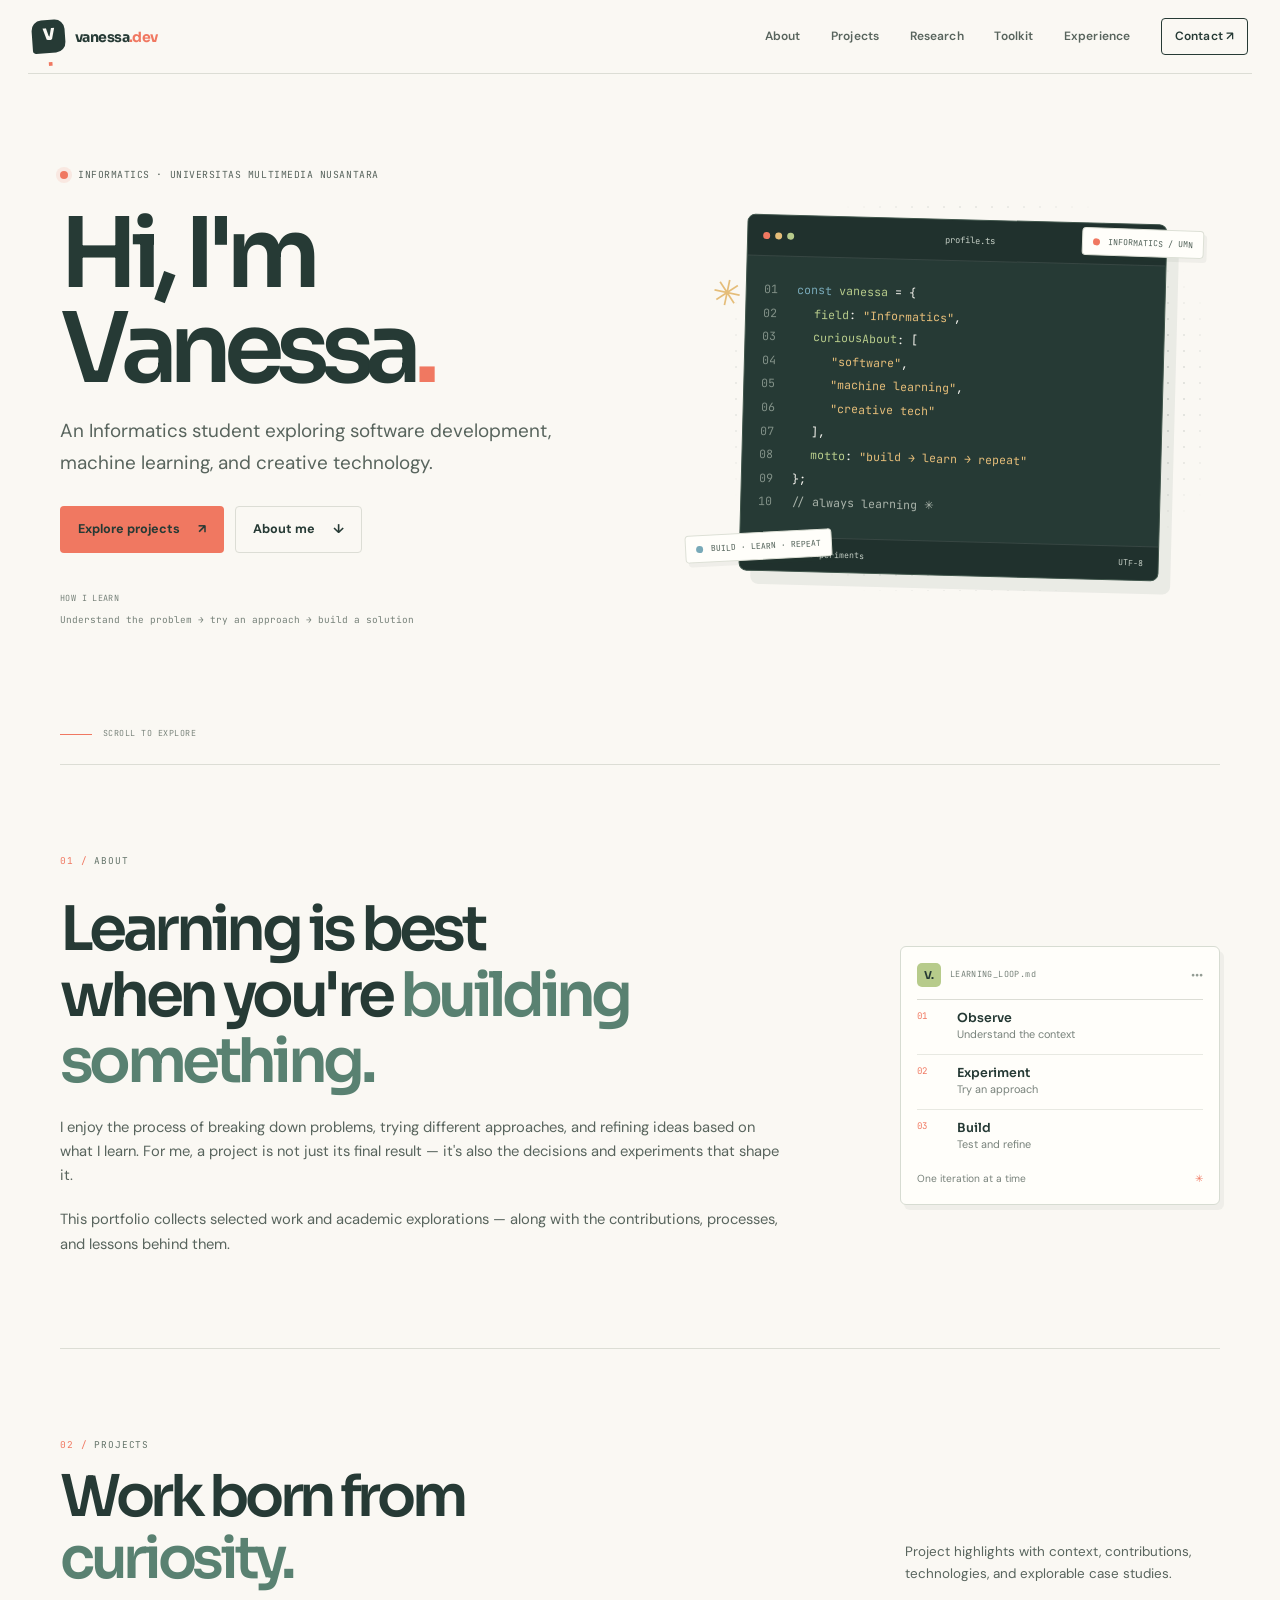
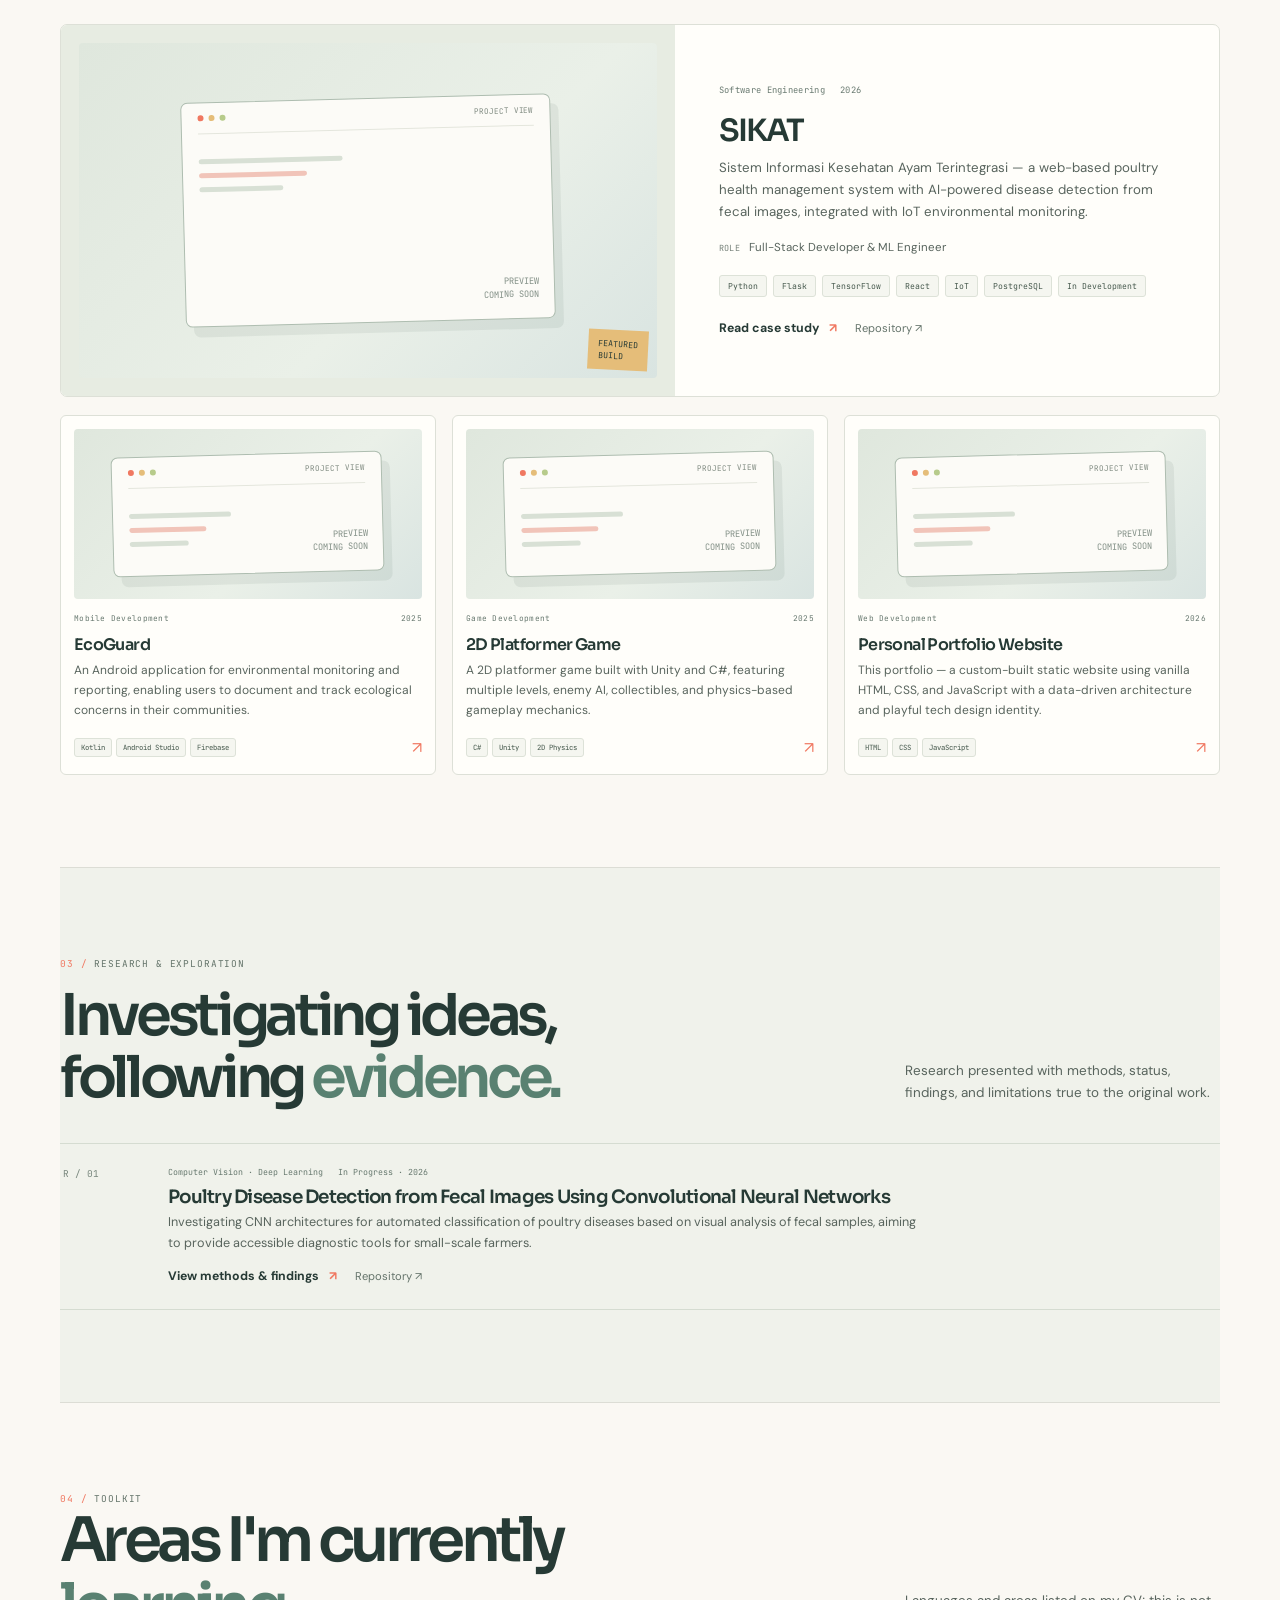
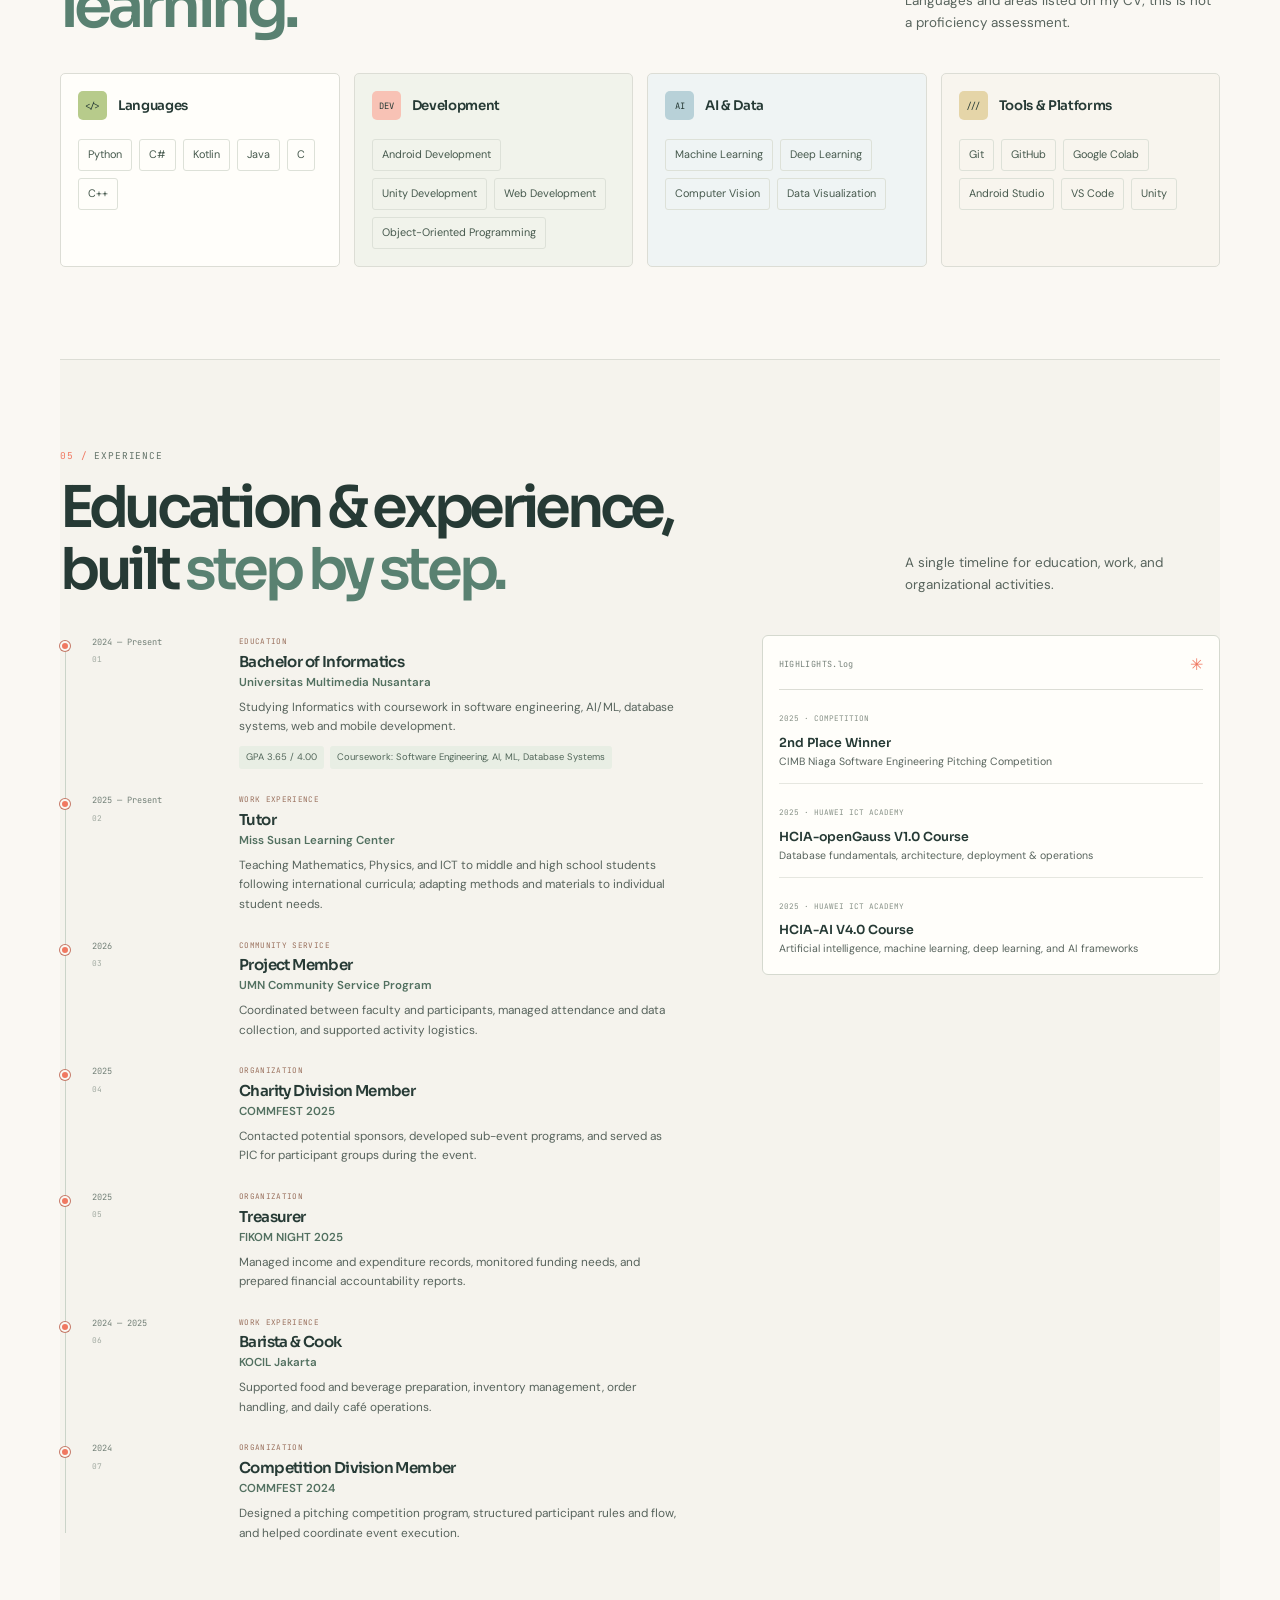
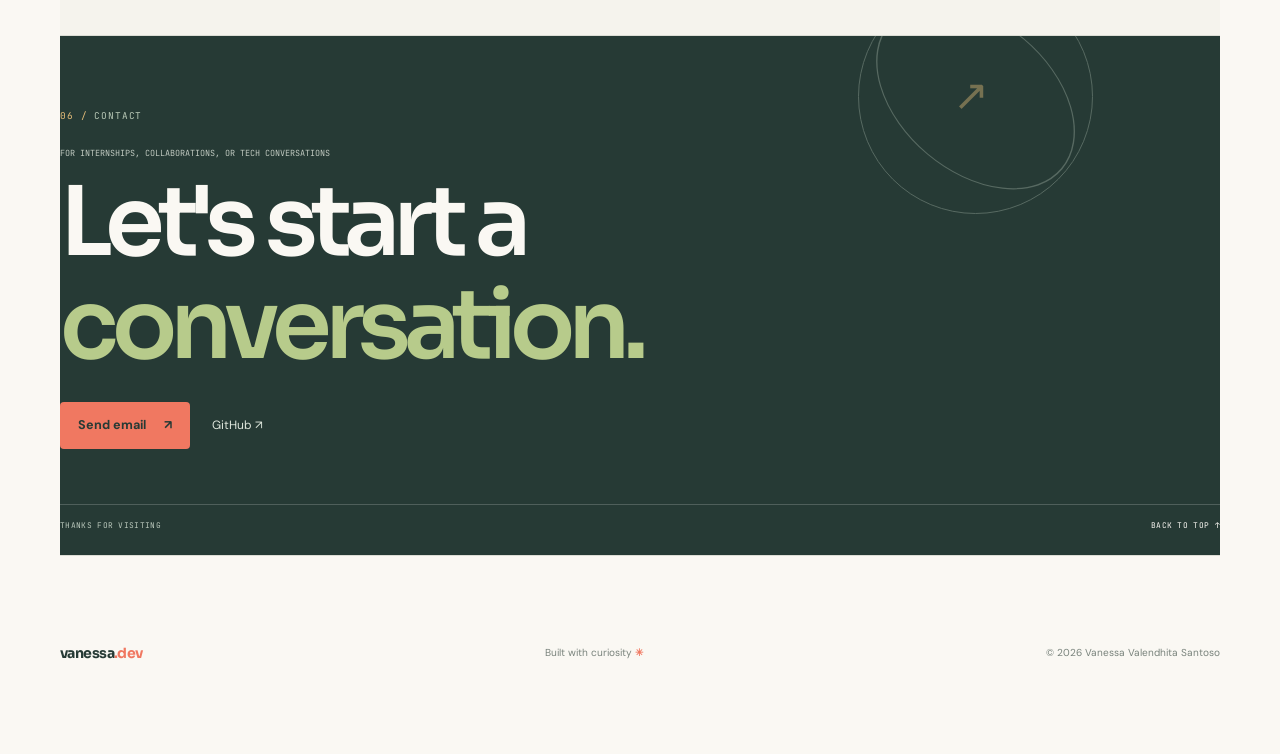
<file: index.html>
<!doctype html>
<html lang="en">
<head>
  <meta charset="utf-8">
  <meta name="viewport" content="width=device-width, initial-scale=1">
  <meta name="description" content="Vanessa Valendhita Santoso — Informatics student exploring software development, machine learning, and creative technology.">
  <meta name="theme-color" content="#FAF8F3">
  <title>Vanessa Valendhita Santoso — Portfolio</title>
  <link rel="preconnect" href="https://fonts.googleapis.com">
  <link rel="preconnect" href="https://fonts.gstatic.com" crossorigin>
  <link href="https://fonts.googleapis.com/css2?family=DM+Sans:ital,wght@0,400;0,500;0,600;0,700;1,400&family=JetBrains+Mono:wght@400;500;600&family=Sora:wght@400;500;600;700;800&display=swap" rel="stylesheet">
  <link rel="stylesheet" href="css/style.css">
  <script src="js/content.js" defer></script>
  <script src="js/main.js" defer></script>
</head>
<body>
  <a class="skip-link" href="#main">Skip to content</a>

  <!-- ═══════════════ HEADER ═══════════════ -->
  <header class="site-header">
    <a class="brand" href="#top" aria-label="Vanessa, back to top">
      <span class="brand-mark" aria-hidden="true">v<span>.</span></span>
      <span class="brand-name">vanessa<span>.dev</span></span>
    </a>
    <button class="menu-toggle" type="button" aria-expanded="false" aria-controls="site-nav" aria-label="Open navigation">
      <span></span><span></span>
    </button>
    <nav class="site-nav" id="site-nav" aria-label="Main navigation">
      <a href="#about">About</a>
      <a href="#projects">Projects</a>
      <a href="#research">Research</a>
      <a href="#toolkit">Toolkit</a>
      <a href="#journey">Experience</a>
      <a class="nav-contact" href="#contact">Contact <span aria-hidden="true">↗</span></a>
    </nav>
  </header>

  <main id="main">

    <!-- ═══════════════ HERO ═══════════════ -->
    <section class="hero page-wrap" id="top">
      <div class="hero-copy">
        <p class="eyebrow"><span class="status-dot" aria-hidden="true"></span> INFORMATICS · UNIVERSITAS MULTIMEDIA NUSANTARA</p>
        <h1>Hi, I'm<br><span>Vanessa<span class="coral-dot">.</span></span></h1>
        <p class="hero-lede">An Informatics student exploring software development, machine learning, and creative technology.</p>
        <div class="hero-actions">
          <a class="button button-primary" href="#projects">Explore projects <span class="arrow" aria-hidden="true">↗</span></a>
          <a class="button button-quiet" href="#about">About me <span class="arrow" aria-hidden="true">↓</span></a>
        </div>
        <p class="hero-caption"><span class="mono-label">HOW I LEARN</span> Understand the problem → try an approach → build a solution</p>
      </div>
      <div class="hero-visual" role="img" aria-label="Code window illustration representing developer profile">
        <div class="pixel-field" aria-hidden="true"></div>
        <div class="code-window">
          <div class="window-bar">
            <div class="window-dots" aria-hidden="true"><i></i><i></i><i></i></div>
            <span>profile.ts</span>
            <span class="window-lock" aria-hidden="true">⌘</span>
          </div>
          <div class="code-body" aria-hidden="true">
            <div><span class="line-no">01</span><span class="code-key">const</span> <span class="code-name">vanessa</span> = {</div>
            <div><span class="line-no">02</span><span class="indent"><span class="code-property">field</span>: <span class="code-string">"Informatics"</span>,</span></div>
            <div><span class="line-no">03</span><span class="indent"><span class="code-property">curiousAbout</span>: [</span></div>
            <div><span class="line-no">04</span><span class="indent-2"><span class="code-string">"software"</span>,</span></div>
            <div><span class="line-no">05</span><span class="indent-2"><span class="code-string">"machine learning"</span>,</span></div>
            <div><span class="line-no">06</span><span class="indent-2"><span class="code-string">"creative tech"</span></span></div>
            <div><span class="line-no">07</span><span class="indent">],</span></div>
            <div><span class="line-no">08</span><span class="indent"><span class="code-property">motto</span>: <span class="code-string">"build → learn → repeat"</span></span></div>
            <div><span class="line-no">09</span>};</div>
            <div><span class="line-no">10</span><span class="code-comment">// always learning ✳</span></div>
          </div>
          <div class="window-footer"><span><i class="footer-dot"></i> ideas → experiments</span><span>UTF-8</span></div>
        </div>
        <span class="float-chip chip-top"><i></i> INFORMATICS / UMN</span>
        <span class="float-chip chip-side"><i></i> BUILD · LEARN · REPEAT</span>
        <span class="visual-spark" aria-hidden="true">✳</span>
      </div>
      <a class="scroll-cue" href="#about"><span></span> SCROLL TO EXPLORE</a>
    </section>

    <!-- ═══════════════ ABOUT ═══════════════ -->
    <section class="about section-wrap" id="about">
      <div class="section-kicker"><span class="mono-index">01 /</span> ABOUT</div>
      <div class="about-layout">
        <div class="about-main reveal">
          <h2>Learning is best<br>when you're <em>building something.</em></h2>
          <p>I enjoy the process of breaking down problems, trying different approaches, and refining ideas based on what I learn. For me, a project is not just its final result — it's also the decisions and experiments that shape it.</p>
          <p>This portfolio collects selected work and academic explorations — along with the contributions, processes, and lessons behind them.</p>
        </div>
        <aside class="learning-note reveal">
          <div class="note-top"><span class="note-icon">V.</span><span class="mono-label">LEARNING_LOOP.md</span><span class="note-more">•••</span></div>
          <ol class="learning-steps">
            <li><span>01</span><strong>Observe</strong><small>Understand the context</small></li>
            <li><span>02</span><strong>Experiment</strong><small>Try an approach</small></li>
            <li><span>03</span><strong>Build</strong><small>Test and refine</small></li>
          </ol>
          <p class="note-foot">One iteration at a time <span>✳</span></p>
        </aside>
      </div>
    </section>

    <!-- ═══════════════ PROJECTS ═══════════════ -->
    <section class="projects section-wrap" id="projects">
      <div class="section-heading reveal">
        <div>
          <div class="section-kicker"><span class="mono-index">02 /</span> PROJECTS</div>
          <h2>Work born from<br><em>curiosity.</em></h2>
        </div>
        <p class="section-aside">Project highlights with context, contributions, technologies, and explorable case studies.</p>
      </div>
      <div class="project-showcase">
        <div class="empty-state" id="project-empty">
          <span class="empty-mark" aria-hidden="true">{ }</span>
          <div><h3>Project curation in progress</h3><p>Selected project details will appear here once information and supporting materials are added.</p></div>
        </div>
        <div id="featured-project"></div>
        <div class="project-grid" id="project-grid"></div>
        <div class="project-archive" id="project-archive" hidden>
          <div class="archive-heading">
            <span class="mono-label">ARCHIVE / SMALLER BUILDS</span>
            <span class="archive-count" id="archive-count"></span>
          </div>
          <div id="archive-list"></div>
        </div>
      </div>
    </section>

    <!-- ═══════════════ RESEARCH ═══════════════ -->
    <section class="research section-wrap" id="research">
      <div class="section-heading reveal">
        <div>
          <div class="section-kicker"><span class="mono-index">03 /</span> RESEARCH & EXPLORATION</div>
          <h2>Investigating ideas,<br>following <em>evidence.</em></h2>
        </div>
        <p class="section-aside">Research presented with methods, status, findings, and limitations true to the original work.</p>
      </div>
      <div class="research-list" id="research-list">
        <div class="research-empty">
          <span class="research-index">R / 00</span>
          <div><h3>Space for academic exploration</h3><p>Research summaries and papers will be added once details and documents are ready to share.</p></div>
          <span class="research-mark" aria-hidden="true">∿</span>
        </div>
      </div>
    </section>

    <!-- ═══════════════ TOOLKIT ═══════════════ -->
    <section class="toolkit section-wrap" id="toolkit">
      <div class="toolkit-head reveal">
        <div>
          <div class="section-kicker"><span class="mono-index">04 /</span> TOOLKIT</div>
          <h2>Areas I'm currently<br><em>learning.</em></h2>
        </div>
        <p class="section-aside">Languages and areas listed on my CV; this is not a proficiency assessment.</p>
      </div>
      <div class="toolkit-grid" id="toolkit-grid"></div>
    </section>

    <!-- ═══════════════ JOURNEY ═══════════════ -->
    <section class="journey section-wrap" id="journey">
      <div class="section-heading reveal">
        <div>
          <div class="section-kicker"><span class="mono-index">05 /</span> EXPERIENCE</div>
          <h2>Education & experience,<br>built <em>step by step.</em></h2>
        </div>
        <p class="section-aside">A single timeline for education, work, and organizational activities.</p>
      </div>
      <div class="journey-layout">
        <div class="timeline" id="journey-list"></div>
        <aside class="highlights reveal">
          <div class="highlight-heading"><span class="mono-label">HIGHLIGHTS.log</span><span class="highlight-spark">✳</span></div>
          <div id="highlights-list"></div>
        </aside>
      </div>
    </section>

    <!-- ═══════════════ CONTACT ═══════════════ -->
    <section class="contact section-wrap" id="contact">
      <div class="contact-orbit" aria-hidden="true"><span></span><span></span><i>↗</i></div>
      <div class="contact-copy reveal">
        <div class="section-kicker"><span class="mono-index">06 /</span> CONTACT</div>
        <p class="contact-eyebrow">FOR INTERNSHIPS, COLLABORATIONS, OR TECH CONVERSATIONS</p>
        <h2>Let's start a<br><em>conversation.</em></h2>
        <div id="contact-links" class="contact-links"></div>
      </div>
      <div class="contact-bottom"><span>THANKS FOR VISITING</span><a href="#top">BACK TO TOP ↑</a></div>
    </section>

  </main>

  <footer class="site-footer section-wrap">
    <a class="footer-brand" href="#top">vanessa<span>.dev</span></a>
    <span>Built with curiosity <b>✳</b></span>
    <span>© <span id="current-year">2026</span> Vanessa Valendhita Santoso</span>
  </footer>
</body>
</html>
</file>
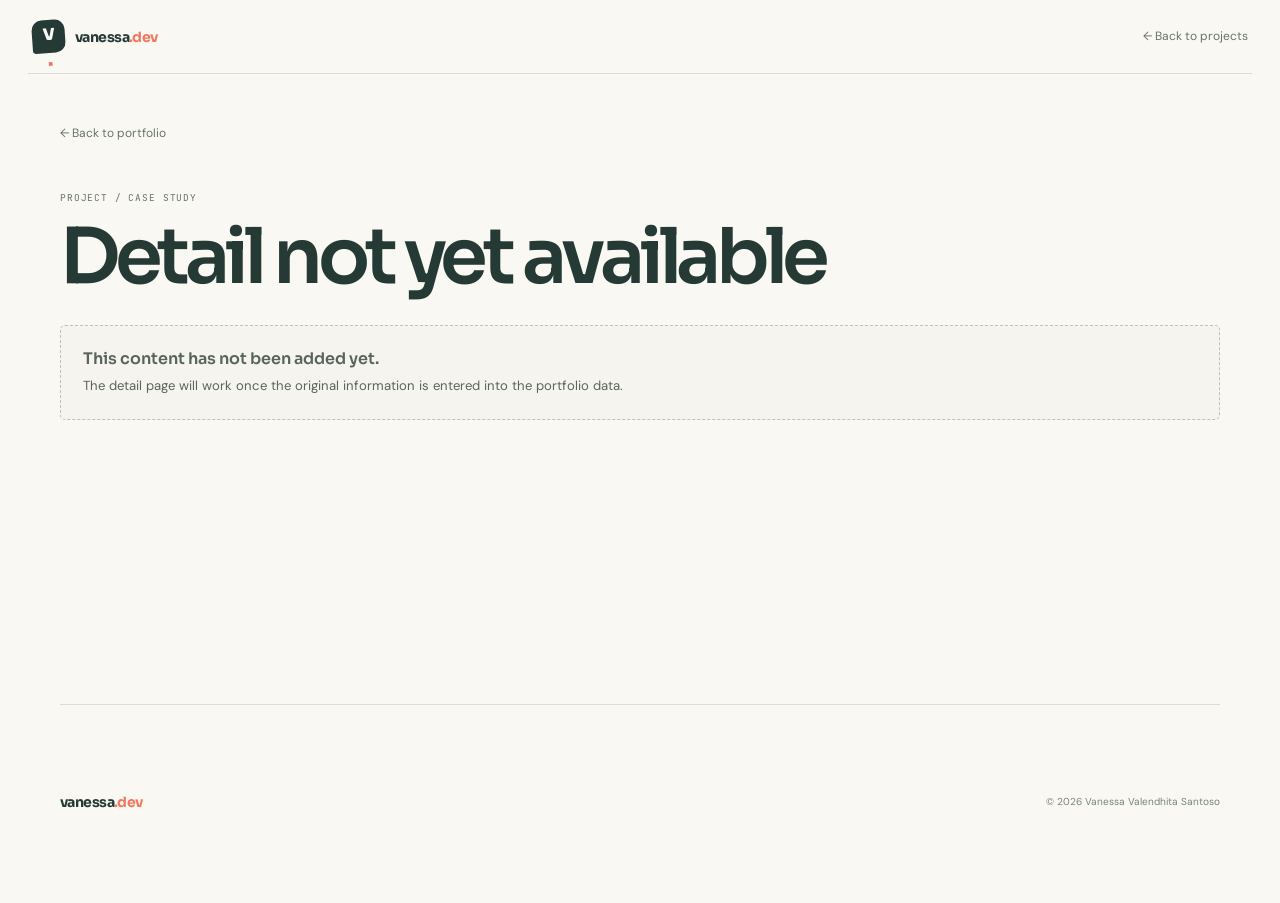
<file: projects/detail.html>
<!doctype html>
<html lang="en">
<head>
  <meta charset="utf-8">
  <meta name="viewport" content="width=device-width, initial-scale=1">
  <meta name="theme-color" content="#FAF8F3">
  <title>Project Case Study — Vanessa Valendhita Santoso</title>
  <link rel="preconnect" href="https://fonts.googleapis.com">
  <link rel="preconnect" href="https://fonts.gstatic.com" crossorigin>
  <link href="https://fonts.googleapis.com/css2?family=DM+Sans:ital,wght@0,400;0,500;0,600;0,700;1,400&family=JetBrains+Mono:wght@400;500;600&family=Sora:wght@400;500;600;700;800&display=swap" rel="stylesheet">
  <link rel="stylesheet" href="../css/style.css">
  <script src="../js/content.js" defer></script>
  <script src="../js/detail-page.js" defer></script>
</head>
<body class="detail-page-body">
  <a class="skip-link" href="#main">Skip to content</a>
  <header class="site-header">
    <a class="brand" href="../index.html" aria-label="Back to Vanessa's portfolio">
      <span class="brand-mark" aria-hidden="true">v<span>.</span></span>
      <span class="brand-name">vanessa<span>.dev</span></span>
    </a>
    <a class="detail-back" href="../index.html#projects">← Back to projects</a>
  </header>
  <main class="detail-page section-wrap" id="main" data-detail-type="project">
    <div id="detail-content" aria-live="polite"></div>
  </main>
  <footer class="site-footer section-wrap">
    <a class="footer-brand" href="../index.html">vanessa<span>.dev</span></a>
    <span>© <span id="current-year">2026</span> Vanessa Valendhita Santoso</span>
  </footer>
</body>
</html>
</file>
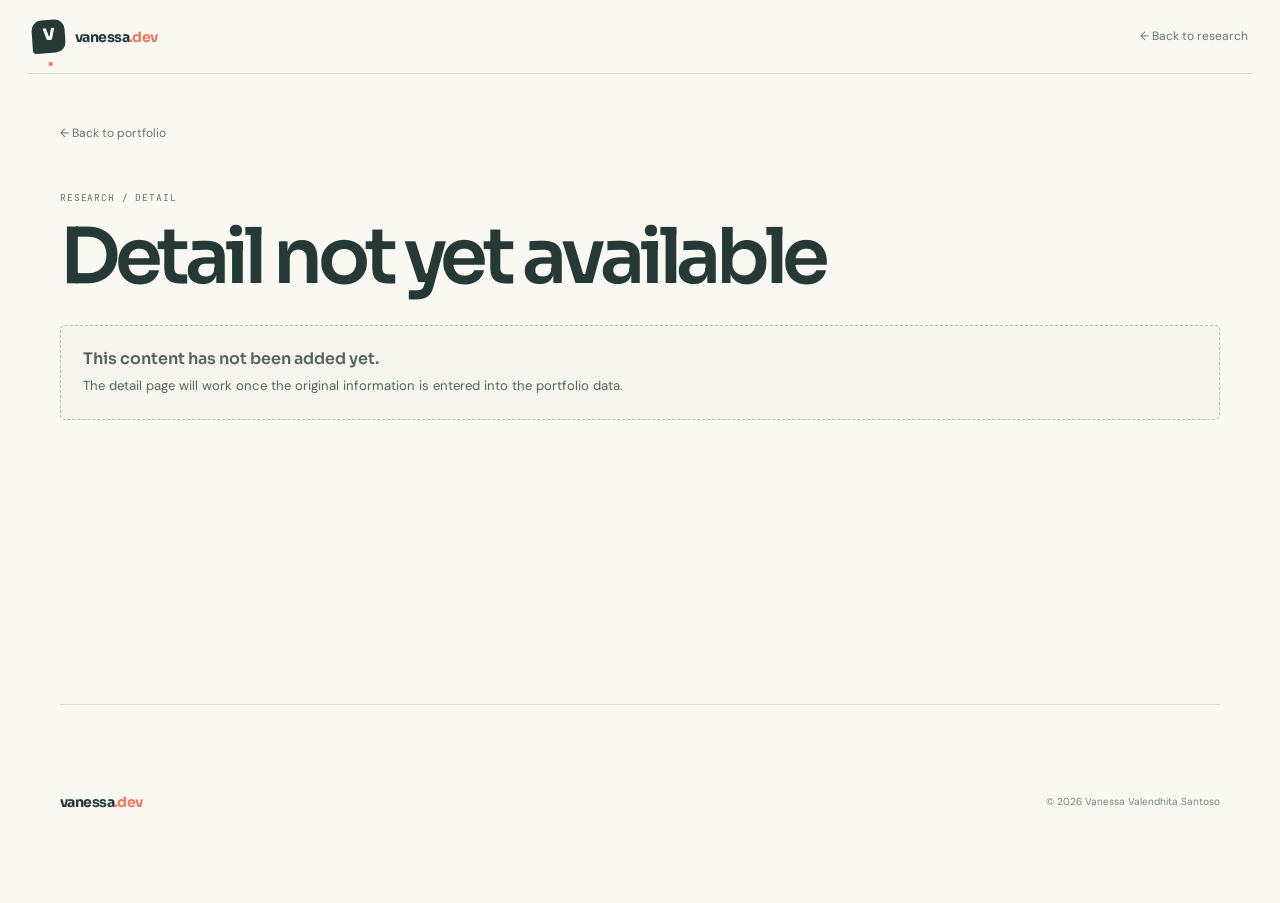
<file: research/detail.html>
<!doctype html>
<html lang="en">
<head>
  <meta charset="utf-8">
  <meta name="viewport" content="width=device-width, initial-scale=1">
  <meta name="theme-color" content="#FAF8F3">
  <title>Research Detail — Vanessa Valendhita Santoso</title>
  <link rel="preconnect" href="https://fonts.googleapis.com">
  <link rel="preconnect" href="https://fonts.gstatic.com" crossorigin>
  <link href="https://fonts.googleapis.com/css2?family=DM+Sans:ital,wght@0,400;0,500;0,600;0,700;1,400&family=JetBrains+Mono:wght@400;500;600&family=Sora:wght@400;500;600;700;800&display=swap" rel="stylesheet">
  <link rel="stylesheet" href="../css/style.css">
  <script src="../js/content.js" defer></script>
  <script src="../js/detail-page.js" defer></script>
</head>
<body class="detail-page-body">
  <a class="skip-link" href="#main">Skip to content</a>
  <header class="site-header">
    <a class="brand" href="../index.html" aria-label="Back to Vanessa's portfolio">
      <span class="brand-mark" aria-hidden="true">v<span>.</span></span>
      <span class="brand-name">vanessa<span>.dev</span></span>
    </a>
    <a class="detail-back" href="../index.html#research">← Back to research</a>
  </header>
  <main class="detail-page section-wrap" id="main" data-detail-type="research">
    <div id="detail-content" aria-live="polite"></div>
  </main>
  <footer class="site-footer section-wrap">
    <a class="footer-brand" href="../index.html">vanessa<span>.dev</span></a>
    <span>© <span id="current-year">2026</span> Vanessa Valendhita Santoso</span>
  </footer>
</body>
</html>
</file>
<file: css/style.css>
/* ═══════════════════════════════════════════════════════
   VANESSA.DEV — Playful Tech Portfolio
   Design: Playful Tech × Interactive Developer Portfolio
   ═══════════════════════════════════════════════════════ */

/* ── TOKENS ── */
:root {
  color-scheme: light;
  --cream: #FAF8F3;
  --green: #263A35;
  --coral: #F07861;
  --lime: #B7CB8B;
  --blue: #78A9B8;
  --yellow: #E5BD79;
  --ink-soft: #58645D;
  --muted: #78827B;
  --line: #DCDDD5;
  --surface: #FFFEFA;
  --sora: "Sora", sans-serif;
  --dm: "DM Sans", sans-serif;
  --mono: "JetBrains Mono", monospace;
  --ease-out: cubic-bezier(.22, 1, .36, 1);
  --ease-spring: cubic-bezier(.34, 1.56, .64, 1);
}

/* ── RESET ── */
*, *::before, *::after { box-sizing: border-box; margin: 0; }
html { scroll-behavior: smooth; scroll-padding-top: 92px; }
body { background: var(--cream); color: var(--green); font: 16px/1.65 var(--dm); -webkit-font-smoothing: antialiased; }
body.menu-open { overflow: hidden; }
img { display: block; max-width: 100%; height: auto; }
a { color: inherit; }
button { font: inherit; border: none; cursor: pointer; }
a:focus-visible, button:focus-visible { outline: 3px solid var(--coral); outline-offset: 4px; }
::selection { background: var(--lime); color: var(--green); }

/* ── LAYOUT ── */
.page-wrap, .section-wrap { width: min(1160px, calc(100% - 72px)); margin-inline: auto; }

/* ── SKIP LINK ── */
.skip-link { position: fixed; z-index: 60; top: -60px; left: 16px; padding: 10px 15px; background: var(--green); color: white; font-size: .85rem; text-decoration: none; border-radius: 0 0 6px 6px; transition: top 150ms ease; }
.skip-link:focus { top: 0; }

/* ═══════════════════════════════════════════════════════
   HEADER & NAV
   ═══════════════════════════════════════════════════════ */
.site-header {
  position: sticky; z-index: 40; top: 0;
  display: flex; width: min(1320px, calc(100% - 56px));
  min-height: 74px; align-items: center; justify-content: space-between;
  margin: auto; padding: 0 4px;
  border-bottom: 1px solid var(--line);
  background: var(--cream);
  backdrop-filter: blur(8px);
}
.brand { display: inline-flex; align-items: center; gap: 10px; text-decoration: none; }
.brand-mark {
  display: grid; width: 33px; height: 33px; place-items: center;
  border-radius: 10px 10px 10px 3px;
  background: var(--green); color: var(--cream);
  font: 700 1.3rem var(--sora);
  transform: rotate(-4deg);
  transition: transform 250ms var(--ease-spring);
}
.brand:hover .brand-mark { transform: rotate(0deg) scale(1.06); }
.brand-mark span { color: var(--coral); }
.brand-name, .footer-brand { font: 700 .88rem var(--sora); letter-spacing: -.04em; }
.brand-name span, .footer-brand span { color: var(--coral); }
.site-nav { display: flex; align-items: center; gap: clamp(15px, 2.4vw, 32px); }
.site-nav a {
  position: relative; padding: 8px 0;
  color: var(--ink-soft); font-size: .75rem; font-weight: 600;
  text-decoration: none; letter-spacing: .01em;
  transition: color 200ms ease;
}
.site-nav a:hover { color: var(--green); }
.site-nav a::after {
  content: ""; position: absolute; right: 0; bottom: 3px; left: 0;
  height: 2px; background: var(--coral);
  transform: scaleX(0); transform-origin: left;
  transition: transform 220ms var(--ease-out);
}
.site-nav a:hover::after, .site-nav a:focus-visible::after { transform: scaleX(1); }
.site-nav .nav-contact {
  padding: 8px 13px; border: 1px solid var(--green); border-radius: 4px; color: var(--green);
  transition: background 200ms ease, color 200ms ease, transform 200ms ease;
}
.site-nav .nav-contact::after { display: none; }
.site-nav .nav-contact:hover { background: var(--green); color: var(--cream); transform: translateY(-2px); }
.menu-toggle { display: none; }

/* ═══════════════════════════════════════════════════════
   HERO
   ═══════════════════════════════════════════════════════ */
.hero {
  position: relative; display: grid;
  min-height: min(690px, calc(100svh - 74px));
  grid-template-columns: 1.05fr .95fr;
  align-items: center; gap: 34px;
  padding-top: 40px; padding-bottom: 84px;
}
.hero-copy { position: relative; z-index: 2; }

/* ── Mono labels (shared) ── */
.eyebrow, .section-kicker, .mono-label, .project-meta, .tag,
.journey-date, .contact-eyebrow, .contact-bottom, .scroll-cue,
.hero-caption, .window-bar, .window-footer { font-family: var(--mono); }

.eyebrow {
  display: flex; align-items: center; gap: 10px;
  color: var(--ink-soft); font-size: .61rem; letter-spacing: .055em;
}
.status-dot {
  width: 8px; height: 8px; border-radius: 50%;
  background: var(--coral); box-shadow: 0 0 0 4px #f0786120;
  animation: pulse-dot 2.4s ease-in-out infinite;
}
@keyframes pulse-dot {
  0%, 100% { box-shadow: 0 0 0 4px #f0786120; }
  50% { box-shadow: 0 0 0 8px #f0786110; }
}
.hero h1 {
  margin: 24px 0 18px;
  font: 600 clamp(3.7rem, 7.6vw, 7rem)/.98 var(--sora);
  letter-spacing: -.085em;
}
.hero h1 > span { color: var(--green); }
.coral-dot { color: var(--coral); }
.hero-lede {
  max-width: 500px; margin: 0;
  color: var(--ink-soft); font-size: clamp(1rem, 1.5vw, 1.18rem);
}
.hero-actions { display: flex; flex-wrap: wrap; gap: 11px; margin-top: 28px; }

/* Buttons */
.button {
  display: inline-flex; min-height: 47px;
  align-items: center; justify-content: center;
  gap: 18px; padding: 0 17px;
  border: 1px solid transparent; border-radius: 4px;
  font-size: .79rem; font-weight: 700; text-decoration: none;
  transition: background 200ms ease, color 200ms ease, border-color 200ms ease, transform 200ms ease, box-shadow 200ms ease;
}
.button:hover { transform: translateY(-3px); }
.button-primary { background: var(--coral); color: var(--green); }
.button-primary:hover { background: #e86d58; box-shadow: 0 4px 14px #f0786130; }
.button-quiet { border-color: var(--line); color: var(--green); }
.button-quiet:hover { border-color: var(--green); background: var(--surface); }
.arrow { display: inline-block; transition: transform 200ms var(--ease-out); }
.button:hover .arrow { transform: translate(3px, -2px); }

.hero-caption {
  display: grid; gap: 6px; margin: 39px 0 0;
  color: #77827A; font-size: .59rem;
}
.mono-label { color: #77827A; font-size: .53rem; letter-spacing: .045em; }

/* ── Hero visual ── */
.hero-visual { position: relative; display: grid; min-height: 430px; place-items: center; }
.pixel-field {
  position: absolute; inset: 4% 2% 5% 8%; opacity: .36;
  background-image: radial-gradient(var(--green) .8px, transparent .8px);
  background-size: 16px 16px;
  mask-image: radial-gradient(ellipse at center, #000 30%, transparent 78%);
}
.code-window {
  position: relative; z-index: 2;
  width: min(100%, 420px); overflow: hidden;
  border: 1px solid #41564C; border-radius: 8px;
  background: var(--green); color: #FAF8F3;
  box-shadow: 12px 13px 0 #263A3512;
  transform: rotate(1.5deg);
  transition: transform 400ms var(--ease-out), box-shadow 400ms var(--ease-out);
}
.code-window:hover {
  transform: rotate(0deg);
  box-shadow: 16px 18px 0 #263A3518;
}
.window-bar, .window-footer {
  display: flex; min-height: 41px;
  align-items: center; justify-content: space-between;
  padding: 0 15px; background: #20312D;
  color: #C3CDC4; font-size: .55rem;
}
.window-bar { border-bottom: 1px solid #ffffff1b; }
.window-dots { display: flex; gap: 5px; }
.window-dots i { width: 7px; height: 7px; border-radius: 50%; background: var(--coral); }
.window-dots i:nth-child(2) { background: var(--yellow); }
.window-dots i:nth-child(3) { background: var(--lime); }
.window-lock { color: #98A69C; }
.code-body { padding: 21px 17px 23px; font: .72rem/2.05 var(--mono); }
.code-body > div { white-space: nowrap; }
.line-no { display: inline-block; width: 33px; color: #829188; user-select: none; }
.code-key { color: var(--blue); }
.code-name, .code-property { color: var(--lime); }
.code-string { color: var(--yellow); }
.code-comment { color: #A9B3AA; }
.indent { padding-left: 18px; }
.indent-2 { padding-left: 36px; }
.window-footer { min-height: 34px; border-top: 1px solid #ffffff1b; font-size: .51rem; }
.window-footer span:first-child { display: flex; align-items: center; gap: 7px; }
.footer-dot { width: 7px; height: 7px; border-radius: 50%; background: var(--lime); }

/* Floating chips */
.float-chip {
  position: absolute; z-index: 3;
  display: flex; align-items: center; gap: 8px;
  padding: 8px 10px; border: 1px solid #DDE0D6; border-radius: 4px;
  background: var(--surface); color: #516158;
  box-shadow: 3px 4px 0 #263A350D;
  font: .51rem var(--mono);
  transition: transform 300ms var(--ease-out);
}
.float-chip:hover { transform: rotate(0deg) translateY(-2px) !important; }
.float-chip i { width: 7px; height: 7px; border-radius: 50%; background: var(--coral); }
.chip-top { top: 11%; right: 3%; transform: rotate(2deg); }
.chip-side { bottom: 12%; left: 0; transform: rotate(-3deg); }
.chip-side i { background: var(--blue); }
.visual-spark { position: absolute; top: 19%; left: 5%; color: var(--yellow); font-size: 2.2rem; transform: rotate(12deg); }

/* Scroll cue */
.scroll-cue {
  position: absolute; bottom: 23px; left: 0;
  display: flex; align-items: center; gap: 11px;
  color: #7B857D; font-size: .52rem; letter-spacing: .06em;
  text-decoration: none;
  transition: color 200ms ease;
}
.scroll-cue:hover { color: var(--coral); }
.scroll-cue span { width: 32px; height: 1px; background: var(--coral); }

/* ═══════════════════════════════════════════════════════
   SECTIONS — SHARED
   ═══════════════════════════════════════════════════════ */
.section-wrap { padding-top: 88px; padding-bottom: 92px; border-top: 1px solid var(--line); }
.section-kicker { color: #64746A; font-size: .59rem; letter-spacing: .09em; }
.mono-index { color: var(--coral); }
.section-heading, .toolkit-head {
  display: flex; align-items: end; justify-content: space-between;
  gap: 35px; margin-bottom: 34px;
}
.section-heading h2, .toolkit h2, .about-main h2, .contact h2 {
  margin: 0; font: 600 clamp(2.4rem, 4.8vw, 4.4rem)/1.08 var(--sora);
  letter-spacing: -.075em;
}
.section-heading h2 { margin-top: 13px; font-size: clamp(2.35rem, 4.5vw, 4.1rem); }
.about-main h2 em, .section-heading h2 em, .toolkit h2 em { color: #598171; font-style: normal; }
.section-aside { max-width: 315px; margin: 0 0 5px; color: var(--ink-soft); font-size: .84rem; }

/* ═══════════════════════════════════════════════════════
   ABOUT
   ═══════════════════════════════════════════════════════ */
.about-layout {
  display: grid; grid-template-columns: 1.4fr .6fr;
  align-items: center; gap: 8%; margin-top: 27px;
}
.about-main p { max-width: 720px; margin: 20px 0 0; color: var(--ink-soft); font-size: .92rem; }

/* Learning note card */
.learning-note {
  padding: 16px; border: 1px solid #D7DCD2; border-radius: 6px;
  background: var(--surface);
  box-shadow: 4px 5px 0 #263A350D;
  transform: rotate(.7deg);
  transition: transform 300ms var(--ease-out), box-shadow 300ms var(--ease-out);
}
.learning-note:hover { transform: rotate(0deg); box-shadow: 6px 8px 0 #263A3515; }
.note-top {
  display: flex; align-items: center; gap: 9px;
  padding-bottom: 12px; border-bottom: 1px solid var(--line);
}
.note-icon {
  display: grid; width: 24px; height: 24px; place-items: center;
  border-radius: 5px; background: var(--lime);
  font: 700 .68rem var(--sora);
}
.note-more { margin-left: auto; color: #929C93; font-size: .72rem; }
.learning-steps { display: grid; gap: 0; padding: 0; list-style: none; }
.learning-steps li {
  display: grid; grid-template-columns: 31px 1fr;
  column-gap: 9px; padding: 10px 0;
  border-bottom: 1px solid #E8E9E2;
}
.learning-steps li:last-child { border-bottom: 0; }
.learning-steps li > span { grid-row: span 2; color: var(--coral); font: .57rem var(--mono); }
.learning-steps strong { font: 600 .78rem var(--sora); }
.learning-steps small { color: var(--muted); font-size: .68rem; }
.note-foot { display: flex; justify-content: space-between; margin: 7px 0 0; color: var(--muted); font-size: .64rem; }
.note-foot span { color: var(--coral); }

/* ═══════════════════════════════════════════════════════
   PROJECTS
   ═══════════════════════════════════════════════════════ */
.projects { background: var(--cream); }
.project-showcase { display: grid; gap: 18px; }
.project-showcase [hidden] { display: none !important; }

/* Empty state */
.empty-state {
  display: grid; min-height: 150px;
  grid-template-columns: auto 1fr; align-items: center;
  gap: 17px; padding: 25px;
  border: 1px dashed #B8C4B6; border-radius: 6px; background: #F5F4EE;
}
.empty-mark {
  display: grid; width: 47px; height: 47px; place-items: center;
  border-radius: 10px 10px 10px 3px;
  background: var(--lime); color: var(--green);
  font: 600 .85rem var(--mono);
}
.empty-state h3, .research-empty h3 { margin: 0; font: 600 1rem var(--sora); letter-spacing: -.04em; }
.empty-state p, .research-empty p { max-width: 620px; margin: 5px 0 0; color: var(--ink-soft); font-size: .8rem; }

/* Featured project */
.featured-project {
  display: grid; grid-template-columns: 1.06fr .94fr;
  overflow: hidden; border: 1px solid #DDE0D7; border-radius: 7px;
  background: var(--surface);
  transition: border-color 250ms ease, box-shadow 300ms ease;
}
.featured-project:hover { border-color: #B5C3B6; box-shadow: 0 12px 32px #263A3510; }

/* Project preview */
.featured-visual { position: relative; min-height: 370px; padding: 18px; background: #E7ECE2; }
.project-preview {
  position: relative; display: grid; min-height: 210px;
  overflow: hidden; place-items: center;
  border-radius: 4px; background: #E4EAE0;
}
.project-preview img {
  display: block; width: 100%; height: 100%;
  min-height: inherit; object-fit: cover;
  transition: transform 300ms var(--ease-out);
}
.project-preview:hover img { transform: scale(1.03); }
.preview-featured { height: 100%; min-height: 335px; background: #DFE7DD; }
.preview-placeholder { background-image: linear-gradient(135deg, #DFE7DD, #EAF0E8 60%, #D9E4E1); }
.preview-window {
  position: relative; width: min(78%, 370px); min-height: 192px;
  padding: 0 16px 18px;
  border: 1px solid #AEBDB0; border-radius: 7px;
  background: #FCFBF7;
  box-shadow: 8px 10px 0 #263A3512;
  transform: rotate(-1.5deg);
  transition: transform 300ms var(--ease-out);
}
.preview-window:hover { transform: rotate(0deg); }
.preview-featured .preview-window { min-height: 225px; }
.preview-chrome { display: flex; height: 31px; align-items: center; gap: 5px; border-bottom: 1px solid #E4E6DD; }
.preview-chrome i { width: 6px; height: 6px; border-radius: 50%; background: var(--coral); }
.preview-chrome i:nth-child(2) { background: var(--yellow); }
.preview-chrome i:nth-child(3) { background: var(--lime); }
.preview-chrome span { margin-left: auto; color: #7F8A80; font: .48rem var(--mono); }
.preview-lines { display: grid; width: 43%; gap: 9px; margin-top: 25px; }
.preview-lines b { height: 5px; border-radius: 4px; background: #D8E0D5; }
.preview-lines b:nth-child(2) { width: 75%; background: #F1C4B9; }
.preview-lines b:nth-child(3) { width: 58%; }
.preview-window > strong {
  position: absolute; right: 15px; bottom: 17px;
  color: #839087; font: .55rem/1.5 var(--mono); text-align: right;
}
.feature-stamp {
  position: absolute; right: 27px; bottom: 25px;
  padding: 8px 10px; background: var(--yellow);
  color: var(--green); font: .51rem/1.5 var(--mono);
  transform: rotate(3deg);
  transition: transform 250ms var(--ease-out);
}
.featured-project:hover .feature-stamp { transform: rotate(0deg); }

/* Featured copy */
.featured-copy {
  display: flex; flex-direction: column;
  align-items: flex-start; justify-content: center;
  padding: clamp(22px, 4vw, 44px);
}
.project-meta {
  display: flex; flex-wrap: wrap; justify-content: space-between;
  gap: 8px 15px; color: #687970; font-size: .55rem; letter-spacing: .035em;
}
.featured-copy h3 {
  margin: 16px 0 7px;
  font: 600 clamp(1.55rem, 2.4vw, 2.35rem)/1.2 var(--sora);
  letter-spacing: -.06em;
}
.project-summary { margin: 0; color: var(--ink-soft); font-size: .83rem; }
.role-line { margin: 15px 0 0; color: var(--ink-soft); font-size: .72rem; }
.role-line .mono-label { margin-right: 6px; }

/* Tags */
.tag-list { display: flex; flex-wrap: wrap; gap: 6px; }
.featured-copy > .tag-list { margin-top: 18px; }
.mini-tag {
  padding: 5px 8px; border: 1px solid #DDE2D8; border-radius: 3px;
  background: #F5F6F0; color: #46594D; font: .51rem var(--mono);
  transition: background 180ms ease, border-color 180ms ease;
}
.mini-tag:hover { background: #EBF0E7; border-color: #C5CEBD; }

/* Actions */
.project-actions, .research-actions {
  display: flex; flex-wrap: wrap; align-items: center;
  gap: 10px 18px; margin-top: 21px;
}
.text-action {
  display: inline-flex; align-items: center; gap: 10px;
  color: var(--green); font-size: .77rem; font-weight: 700;
  text-decoration: none;
  transition: color 200ms ease;
}
.text-action span { color: var(--coral); transition: transform 180ms var(--ease-out); }
.text-action:hover { color: #3A5047; }
.text-action:hover span { transform: translate(3px, -2px); }
.small-link { color: #65746B; font-size: .7rem; text-decoration: none; transition: color 200ms ease; }
.small-link:hover { color: #B65342; text-decoration: underline; }

/* Project grid cards */
.project-grid { display: grid; grid-template-columns: repeat(3, minmax(0,1fr)); gap: 16px; }
.project-card {
  min-width: 0; border: 1px solid #DDE0D7; border-radius: 6px;
  background: var(--surface);
  transition: transform 220ms var(--ease-out), box-shadow 220ms ease, border-color 220ms ease;
}
.project-card:hover {
  border-color: #A6B6A8;
  box-shadow: 0 8px 22px #263A350D;
  transform: translateY(-4px);
}
.project-card-link { display: flex; height: 100%; flex-direction: column; padding: 13px; text-decoration: none; }
.project-card .project-preview { min-height: 170px; margin-bottom: 13px; }
.project-card .preview-window { min-height: 120px; }
.project-card .project-meta { font-size: .49rem; }
.project-card h3 { margin: 9px 0 5px; font: 600 1rem/1.4 var(--sora); letter-spacing: -.04em; }
.project-card .project-summary { font-size: .75rem; }
.project-card-bottom {
  display: flex; align-items: center; justify-content: space-between;
  gap: 10px; margin-top: auto; padding-top: 14px;
}
.project-card-bottom .tag-list { gap: 4px; }
.project-card-bottom .mini-tag { padding: 4px 6px; font-size: .45rem; }
.card-arrow { color: var(--coral); transition: transform 180ms var(--ease-out); }
.project-card:hover .card-arrow { transform: translate(3px, -2px); }

/* Archive */
.project-archive { margin-top: 5px; border-top: 1px solid var(--line); }
.archive-heading { display: flex; justify-content: space-between; gap: 12px; padding: 15px 0 5px; }
.archive-count { color: var(--muted); font: .5rem var(--mono); }
.archive-entry {
  display: grid; grid-template-columns: 1fr minmax(150px, .6fr) 20px;
  align-items: center; gap: 15px;
  padding: 12px 2px; border-bottom: 1px solid #E3E4DD;
  text-decoration: none;
  transition: padding 200ms ease, background 200ms ease;
}
.archive-entry:hover { padding-inline: 8px; background: #F5F4EE; }
.archive-entry:hover .archive-title { color: #B65342; }
.archive-title { font: 600 .79rem var(--sora); }
.archive-meta { color: var(--muted); font: .53rem var(--mono); }
.archive-arrow { color: var(--coral); }

/* ═══════════════════════════════════════════════════════
   RESEARCH
   ═══════════════════════════════════════════════════════ */
.research { background: #F0F2EB; }
.research-list { border-top: 1px solid #D5DCD1; }
.research-empty {
  display: grid; grid-template-columns: 85px 1fr 30px;
  align-items: center; gap: 20px;
  padding: 24px 3px; border-bottom: 1px solid #D5DCD1;
}
.research-index { color: #78877D; font: .59rem var(--mono); }
.research-mark { color: var(--blue); font: 1.5rem var(--sora); }
.research-entry {
  display: grid; grid-template-columns: 85px 1fr;
  gap: 20px; padding: 23px 3px; border-bottom: 1px solid #D5DCD1;
  transition: padding 200ms ease, background 200ms ease;
}
.research-entry:hover { padding-inline: 12px; background: #F8F8F3; }
.research-content .research-meta {
  display: flex; flex-wrap: wrap; gap: 8px 15px;
  color: #67796F; font: .52rem var(--mono);
}
.research-content h3 { margin: 8px 0 4px; font: 600 1.15rem var(--sora); letter-spacing: -.04em; }
.research-content > p { max-width: 760px; margin: 0; color: var(--ink-soft); font-size: .79rem; }
.research-actions { margin-top: 12px; }

/* ═══════════════════════════════════════════════════════
   TOOLKIT
   ═══════════════════════════════════════════════════════ */
.toolkit-head { align-items: end; }
.toolkit-grid { display: grid; grid-template-columns: repeat(4, minmax(0,1fr)); gap: 14px; }
.tool-card {
  min-height: 168px; padding: 17px;
  border: 1px solid var(--line); border-radius: 5px;
  background: var(--surface);
  transition: transform 200ms var(--ease-out), border-color 200ms ease, box-shadow 200ms ease;
}
.tool-card:nth-child(1) { background: var(--surface); }
.tool-card:nth-child(2) { background: #F1F3EB; }
.tool-card:nth-child(3) { background: #EFF4F4; }
.tool-card:nth-child(4) { background: #F8F5EE; }
.tool-card:hover { border-color: #99AFA0; transform: translateY(-3px); box-shadow: 0 6px 18px #263A350A; }
.tool-card-head { display: flex; align-items: center; gap: 11px; margin-bottom: 19px; }
.tool-code {
  display: grid; width: 29px; height: 29px; flex: 0 0 auto;
  place-items: center; border-radius: 5px;
  background: var(--lime); font: .55rem var(--mono);
}
.tool-card:nth-child(2) .tool-code { background: #F8C2B5; }
.tool-card:nth-child(3) .tool-code { background: #B8D1D8; }
.tool-card:nth-child(4) .tool-code { background: #E5D5A8; }
.tool-card h3 { margin: 0; font: 600 .83rem var(--sora); letter-spacing: -.025em; }
.tool-tags { display: flex; flex-wrap: wrap; gap: 7px; }
.tool-tag {
  padding: 6px 9px; border: 1px solid #DDE1D8; border-radius: 3px;
  color: #46594D; font-size: .68rem;
  transition: background 180ms ease, transform 180ms var(--ease-out), border-color 180ms ease;
}
.tool-tag:hover { background: var(--lime); border-color: #A3B87C; transform: translateY(-2px); }

/* ═══════════════════════════════════════════════════════
   JOURNEY
   ═══════════════════════════════════════════════════════ */
.journey { background: #F5F3ED; }
.journey-layout {
  display: grid; grid-template-columns: 1.15fr .85fr;
  align-items: start; gap: 7%;
}
.timeline { position: relative; padding-left: 20px; }
.timeline::before {
  content: ""; position: absolute; top: 8px; bottom: 10px; left: 5px;
  width: 1px; background: #CBD4C9;
}
.journey-entry {
  position: relative; display: grid;
  grid-template-columns: 130px 1fr; gap: 17px;
  padding: 0 0 24px 12px;
}
.journey-entry:last-child { padding-bottom: 0; }
.timeline-point {
  position: absolute; top: 6px; left: -20px;
  width: 10px; height: 10px;
  border: 2px solid var(--cream); border-radius: 50%;
  background: var(--coral); box-shadow: 0 0 0 1px #C57968;
  transition: transform 200ms var(--ease-spring);
}
.journey-entry:hover .timeline-point { transform: scale(1.3); }
.journey-date { color: #738078; font-size: .54rem; }
.journey-date span { display: block; margin-top: 4px; color: #A1AAA1; font-size: .49rem; }
.journey-detail .mono-label { display: block; color: #9A715E; font-size: .48rem; }
.journey-detail h3 { margin: 4px 0 0; font: 600 .94rem var(--sora); letter-spacing: -.04em; }
.journey-org { margin: 2px 0 0; color: #527060; font-size: .72rem; font-weight: 600; }
.journey-summary { margin: 6px 0 0; color: var(--ink-soft); font-size: .74rem; }
.journey-facts {
  display: flex; flex-wrap: wrap; gap: 6px;
  margin: 9px 0 0; padding: 0; list-style: none;
}
.journey-facts li {
  padding: 4px 7px; border-radius: 3px;
  background: #E8EEE4; color: #52675A; font-size: .59rem;
}

/* Highlights sidebar */
.highlights {
  padding: 16px; border: 1px solid #D5D9CF; border-radius: 6px;
  background: var(--surface); transform: rotate(.4deg);
  transition: transform 300ms var(--ease-out);
}
.highlights:hover { transform: rotate(0deg); }
.highlight-heading {
  display: flex; align-items: center; justify-content: space-between;
  padding-bottom: 11px; border-bottom: 1px solid var(--line);
}
.highlight-spark { color: var(--coral); }
.highlight-item { padding: 13px 0; border-bottom: 1px solid #E6E7E0; }
.highlight-item:last-child { padding-bottom: 0; border-bottom: 0; }
.highlight-year { color: #879187; font: .48rem var(--mono); }
.highlight-item h3 { margin: 5px 0 2px; font: 600 .78rem var(--sora); }
.highlight-item p { margin: 0; color: var(--ink-soft); font-size: .66rem; }

/* ═══════════════════════════════════════════════════════
   CONTACT
   ═══════════════════════════════════════════════════════ */
.contact {
  position: relative; overflow: hidden;
  padding: 72px 0 23px;
  background: var(--green); color: var(--cream);
}
.contact-copy { position: relative; z-index: 1; }
.contact .section-kicker { color: #B9C9B7; }
.contact .mono-index { color: var(--yellow); }
.contact-eyebrow { margin: 23px 0 10px; color: #C0C9C0; font-size: .53rem; }
.contact h2 { font-size: clamp(3.5rem, 7.5vw, 6.5rem); }
.contact h2 em { color: var(--lime); font-style: normal; }
.contact-links { display: flex; flex-wrap: wrap; align-items: center; gap: 16px 22px; margin-top: 24px; }
.contact-social {
  color: #E0E8DE; font-size: .75rem; text-decoration: none;
  transition: color 200ms ease;
}
.contact-social:hover { color: var(--yellow); }
.contact-bottom {
  display: flex; align-items: center; justify-content: space-between;
  gap: 15px; margin-top: 55px; padding-top: 14px;
  border-top: 1px solid #ffffff30;
  color: #BAC8BC; font-size: .49rem; letter-spacing: .04em;
}
.contact-bottom a { color: var(--cream); text-decoration: none; transition: color 200ms ease; }
.contact-bottom a:hover { color: var(--yellow); }

/* Contact orbit decoration */
.contact-orbit { position: absolute; top: -80px; right: 9%; width: 280px; height: 280px; opacity: .42; }
.contact-orbit span { position: absolute; inset: 8%; border: 1px solid #9BAB9F; border-radius: 50%; }
.contact-orbit span:nth-child(2) { inset: 23%; transform: rotate(40deg) scaleX(1.5); }
.contact-orbit i { position: absolute; top: 40%; left: 42%; color: var(--yellow); font: normal 2.7rem var(--sora); }

/* ═══════════════════════════════════════════════════════
   FOOTER
   ═══════════════════════════════════════════════════════ */
.site-footer {
  display: flex; min-height: 64px; align-items: center;
  justify-content: space-between; gap: 16px;
  color: #78827B; font-size: .63rem;
}
.footer-brand { color: var(--green); text-decoration: none; transition: color 200ms ease; }
.footer-brand:hover { color: var(--coral); }
.site-footer b { color: var(--coral); }

/* ═══════════════════════════════════════════════════════
   DETAIL PAGES
   ═══════════════════════════════════════════════════════ */
.detail-page { min-height: 70vh; padding-top: 45px; padding-bottom: 100px; border-top: 0; }
.detail-back {
  display: inline-flex; align-items: center; gap: 8px;
  color: #65746B; font-size: .75rem; text-decoration: none;
  transition: color 200ms ease;
}
.detail-back:hover { color: #B65342; }
.detail-head { max-width: 820px; margin: 45px 0 27px; }
.detail-head h1 {
  margin: 10px 0 14px;
  font: 600 clamp(2.4rem, 6vw, 5rem)/1.07 var(--sora);
  letter-spacing: -.07em;
}
.detail-lede { max-width: 720px; margin: 0; color: var(--ink-soft); font-size: 1rem; }
.detail-meta { display: flex; flex-wrap: wrap; gap: 7px; margin-top: 18px; }
.detail-hero-image {
  display: block; width: 100%; max-height: 520px;
  margin: 30px 0; border: 1px solid var(--line); border-radius: 6px;
  background: #E6EBE2; object-fit: cover;
}
.detail-placeholder {
  display: grid; min-height: 250px; place-items: center;
  margin: 30px 0; border: 1px dashed #B8C4B6; border-radius: 6px;
  color: #738078; background: #F1F2EB; font: .7rem var(--mono);
}
.detail-layout {
  display: grid; grid-template-columns: minmax(0, 1fr) 240px;
  gap: 50px; align-items: start;
}
.detail-sections { min-width: 0; }
.detail-section { padding: 18px 0; border-top: 1px solid var(--line); }
.detail-section h2 { margin: 0 0 8px; font: 600 .92rem var(--sora); }
.detail-section p { margin: 0; color: var(--ink-soft); font-size: .86rem; white-space: pre-line; }
.detail-section ul { margin: 0; padding-left: 19px; color: var(--ink-soft); font-size: .84rem; }
.detail-section li + li { margin-top: 6px; }
.detail-aside {
  position: sticky; top: 100px;
  padding: 15px; border: 1px solid var(--line); border-radius: 5px;
  background: var(--surface);
}
.detail-aside h2 { margin: 0 0 12px; font: 600 .82rem var(--sora); }
.detail-aside .tag-list { margin-bottom: 17px; }
.detail-links { display: grid; gap: 8px; }
.detail-links a {
  padding: 9px 10px; border: 1px solid #DDE1D8; border-radius: 4px;
  color: var(--green); font-size: .71rem; font-weight: 600; text-decoration: none;
  transition: border-color 200ms ease, background 200ms ease;
}
.detail-links a:hover { border-color: var(--green); background: #F1F3EB; }
.detail-gallery { display: grid; grid-template-columns: repeat(2, minmax(0,1fr)); gap: 12px; margin-top: 22px; }
.detail-gallery figure { margin: 0; }
.detail-gallery img { display: block; width: 100%; border-radius: 4px; }
.detail-gallery figcaption { margin-top: 5px; color: var(--ink-soft); font-size: .67rem; }
.detail-empty { padding: 22px; border: 1px dashed #B8C4B6; border-radius: 5px; color: var(--ink-soft); background: #F5F4EE; }
.detail-empty h2 { margin: 0 0 6px; font: 600 1rem var(--sora); }
.detail-empty p { margin: 0; font-size: .82rem; }

/* ═══════════════════════════════════════════════════════
   SCROLL REVEAL
   ═══════════════════════════════════════════════════════ */
.reveal { transition: opacity 520ms var(--ease-out), transform 520ms var(--ease-out); }
body.motion-ready .reveal { opacity: 0; transform: translateY(12px); }
body.motion-ready .reveal.is-visible { opacity: 1; transform: translateY(0); }

/* stagger children in timeline */
body.motion-ready .journey-entry.reveal { transition-delay: calc(var(--i, 0) * 60ms); }

/* ═══════════════════════════════════════════════════════
   RESPONSIVE — TABLET (≤980px)
   ═══════════════════════════════════════════════════════ */
@media (max-width: 980px) {
  .page-wrap, .section-wrap { width: min(100% - 52px, 840px); }
  .site-header { width: calc(100% - 44px); }
  .site-nav { gap: 16px; }
  .site-nav a { font-size: .68rem; }
  .hero { min-height: 620px; grid-template-columns: 1fr .85fr; gap: 12px; }
  .hero h1 { font-size: clamp(3.4rem, 7.6vw, 5.8rem); }
  .code-body { font-size: .63rem; }
  .about-layout { grid-template-columns: 1.1fr .9fr; gap: 5%; }
  .project-grid { grid-template-columns: repeat(2, minmax(0,1fr)); }
  .toolkit-grid { grid-template-columns: repeat(2, minmax(0,1fr)); }
  .journey-layout { gap: 4%; }
  .journey-entry { grid-template-columns: 105px 1fr; }
}

/* ═══════════════════════════════════════════════════════
   RESPONSIVE — MOBILE (≤720px)
   ═══════════════════════════════════════════════════════ */
@media (max-width: 720px) {
  html { scroll-padding-top: 70px; }
  .page-wrap, .section-wrap { width: calc(100% - 38px); }
  .site-header {
    width: 100%; min-height: 66px; padding: 0 19px;
    background: var(--cream);
  }
  .menu-toggle {
    display: flex; width: 41px; height: 41px;
    flex-direction: column; justify-content: center; gap: 6px;
    padding: 10px; border: 1px solid var(--line); border-radius: 4px;
    background: var(--cream);
  }
  .menu-toggle span {
    width: 100%; height: 2px; background: var(--green);
    transition: transform 180ms ease;
  }
  .menu-toggle[aria-expanded="true"] span:first-child { transform: translateY(4px) rotate(45deg); }
  .menu-toggle[aria-expanded="true"] span:last-child { transform: translateY(-4px) rotate(-45deg); }
  .site-nav {
    position: absolute; top: 66px; right: 0; left: 0;
    display: none; align-items: stretch; gap: 0;
    padding: 8px 20px 18px;
    border-bottom: 1px solid var(--line);
    background: var(--cream); box-shadow: 0 10px 18px #263A350D;
  }
  .site-nav.is-open { display: flex; flex-direction: column; }
  .site-nav a { padding: 12px 0; border-bottom: 1px solid #E8E8E0; font-size: .85rem; }
  .site-nav .nav-contact {
    align-self: flex-start; margin-top: 10px;
    padding: 8px 12px; border: 1px solid var(--green);
  }
  .hero {
    min-height: auto; grid-template-columns: 1fr;
    gap: 8px; padding-top: 58px; padding-bottom: 74px;
  }
  .hero h1 { font-size: clamp(3.7rem, 16vw, 6rem); }
  .hero-visual { min-height: 355px; margin-top: 18px; }
  .code-window { width: min(88%, 420px); }
  .chip-top { top: 5%; right: 0; }
  .chip-side { bottom: 5%; left: 0; }
  .visual-spark { top: 10%; left: 3%; }
  .scroll-cue { bottom: 20px; }
  .section-wrap { padding-top: 70px; padding-bottom: 76px; }
  .about-layout { grid-template-columns: 1fr; gap: 25px; margin-top: 23px; }
  .about-main h2, .section-heading h2, .toolkit h2 { font-size: clamp(2.35rem, 9vw, 3.9rem); }
  .learning-note { width: min(100%, 400px); justify-self: end; }
  .section-heading, .toolkit-head {
    align-items: flex-start; flex-direction: column;
    gap: 14px; margin-bottom: 27px;
  }
  .section-aside { max-width: 500px; }
  .featured-project { grid-template-columns: 1fr; }
  .featured-visual { min-height: 285px; }
  .preview-featured { min-height: 250px; }
  .project-grid { grid-template-columns: 1fr 1fr; gap: 12px; }
  .project-card .project-preview { min-height: 145px; }
  .research-empty { grid-template-columns: 64px 1fr 22px; gap: 12px; }
  .research-entry { grid-template-columns: 64px 1fr; gap: 12px; }
  .toolkit-grid { grid-template-columns: 1fr 1fr; }
  .journey-layout { grid-template-columns: 1fr; gap: 32px; }
  .highlights { width: min(100%, 460px); justify-self: end; }
  .contact { padding-top: 65px; }
  .contact-orbit { top: -55px; right: -80px; opacity: .3; }
  .contact-bottom { align-items: flex-start; flex-direction: column; margin-top: 42px; }
  .site-footer {
    align-items: flex-start; flex-direction: column; justify-content: center;
    gap: 4px; padding-top: 14px; padding-bottom: 14px;
  }
  .detail-layout { grid-template-columns: 1fr; gap: 20px; }
  .detail-aside { position: static; }
}

/* ═══════════════════════════════════════════════════════
   RESPONSIVE — SMALL MOBILE (≤480px)
   ═══════════════════════════════════════════════════════ */
@media (max-width: 480px) {
  .page-wrap, .section-wrap { width: calc(100% - 32px); }
  .hero { padding-top: 45px; }
  .hero .eyebrow { max-width: 310px; align-items: flex-start; font-size: .52rem; }
  .hero-caption { margin-top: 27px; font-size: .53rem; }
  .hero-visual { min-height: 310px; }
  .code-body { padding: 17px 11px; font-size: .55rem; }
  .line-no { width: 26px; }
  .window-bar, .window-footer { padding-inline: 10px; }
  .float-chip { padding: 7px 8px; font-size: .45rem; }
  .section-wrap { padding-top: 58px; padding-bottom: 63px; }
  .empty-state { grid-template-columns: 1fr; gap: 12px; padding: 19px; }
  .featured-visual { min-height: 230px; padding: 12px; }
  .preview-featured { min-height: 205px; }
  .feature-stamp { right: 18px; bottom: 16px; }
  .featured-copy { padding: 20px; }
  .project-grid { grid-template-columns: 1fr; }
  .project-card .project-preview { min-height: 185px; }
  .archive-entry { grid-template-columns: 1fr 20px; gap: 3px 10px; }
  .archive-meta { grid-column: 1; }
  .archive-arrow { grid-column: 2; grid-row: 1 / span 2; }
  .research-empty { grid-template-columns: 1fr 20px; gap: 6px 12px; }
  .research-index { grid-column: 1 / -1; }
  .research-mark { grid-column: 2; grid-row: 2; }
  .research-entry { grid-template-columns: 1fr; gap: 8px; }
  .toolkit-grid { grid-template-columns: 1fr; }
  .journey-entry { grid-template-columns: 1fr; gap: 4px; }
  .journey-date span { display: inline; margin-left: 8px; }
  .contact h2 { font-size: clamp(3.35rem, 14vw, 5.5rem); }
  .contact-orbit { right: -140px; }
  .detail-page { padding-top: 30px; }
  .detail-head { margin-top: 32px; }
  .detail-gallery { grid-template-columns: 1fr; }
}

/* ═══════════════════════════════════════════════════════
   REDUCED MOTION
   ═══════════════════════════════════════════════════════ */
@media (prefers-reduced-motion: reduce) {
  html { scroll-behavior: auto; }
  *, *::before, *::after {
    scroll-behavior: auto !important;
    animation-duration: .01ms !important;
    animation-iteration-count: 1 !important;
    transition-duration: .01ms !important;
  }
  .reveal { opacity: 1; transform: none; }
}
</file>
